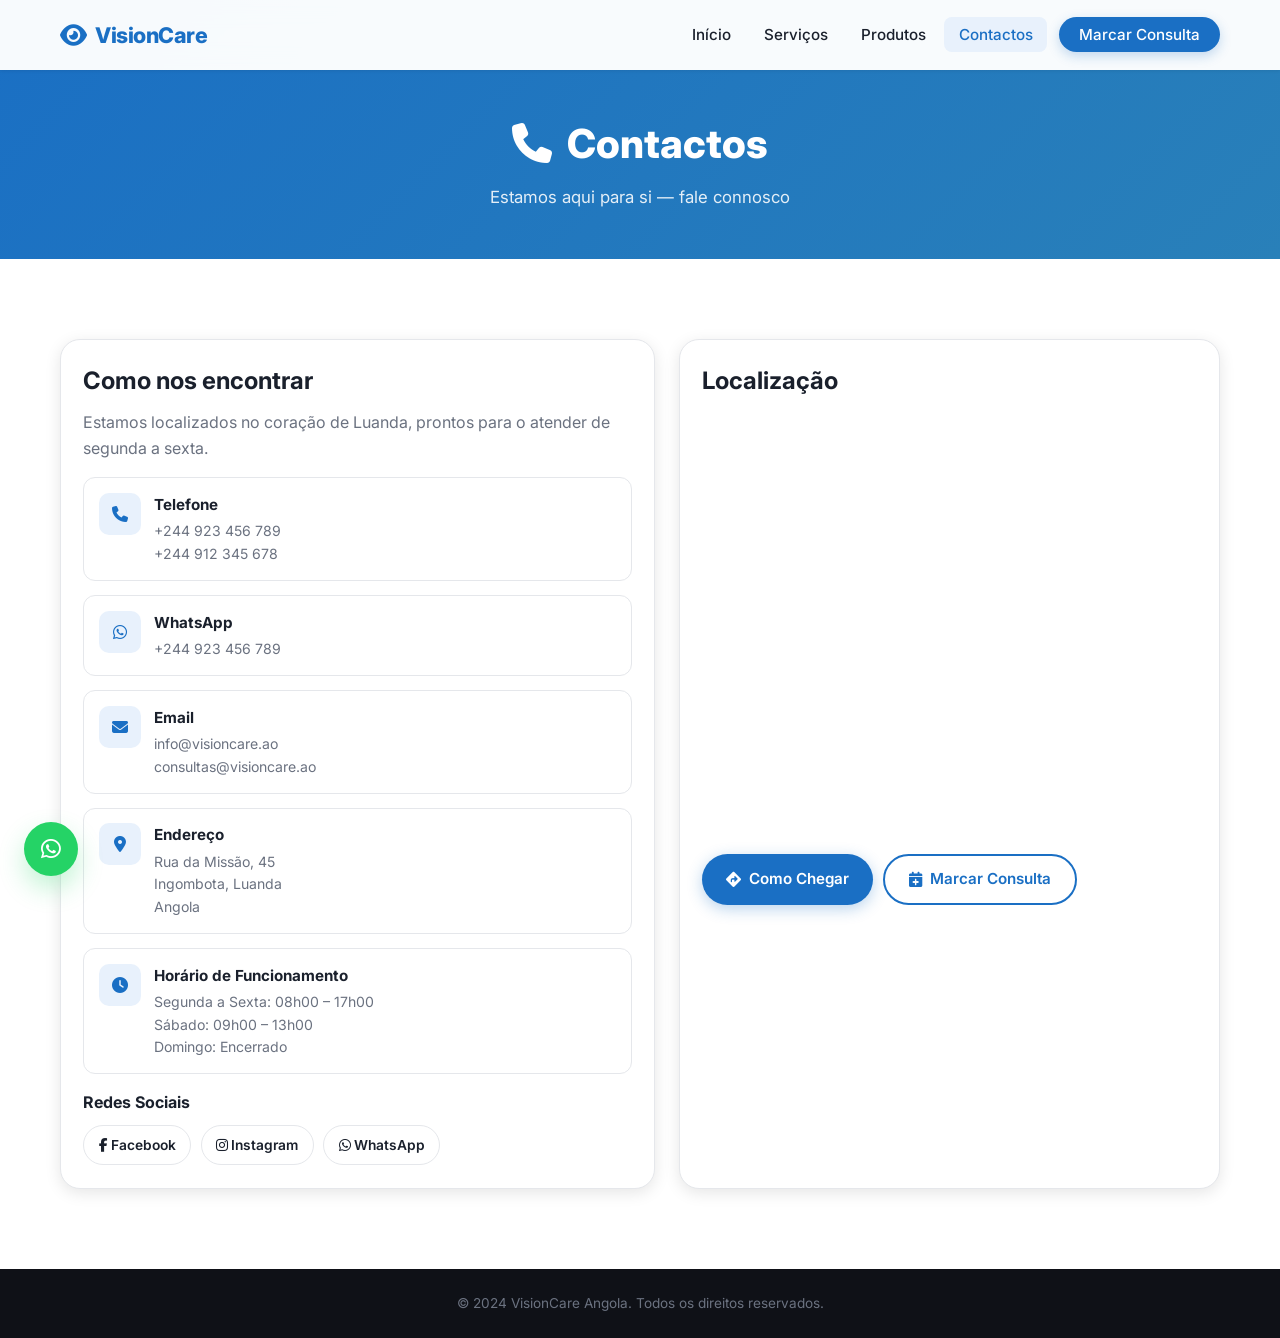
<file: pages/contactos.html>
<!DOCTYPE html>
<html lang="pt">
<head>
  <meta charset="UTF-8" />
  <meta name="viewport" content="width=device-width, initial-scale=1.0" />
  <title>Contactos — VisionCare Angola</title>
  <link rel="stylesheet" href="../css/main.css" />
  <link rel="stylesheet" href="../css/contactos.css" />
  <link href="https://fonts.googleapis.com/css2?family=Inter:wght@300;400;500;600;700;800&display=swap" rel="stylesheet" />
  <link rel="stylesheet" href="https://cdnjs.cloudflare.com/ajax/libs/font-awesome/6.5.0/css/all.min.css" />
</head>
<body>

  <nav class="navbar" id="navbar">
    <div class="nav-container">
      <a href="../index.html" class="nav-logo"><i class="fas fa-eye"></i><span>VisionCare</span></a>
      <ul class="nav-menu" id="navMenu">
        <li><a href="../index.html" class="nav-link">Início</a></li>
        <li><a href="servicos.html" class="nav-link">Serviços</a></li>
        <li><a href="produtos.html" class="nav-link">Produtos</a></li>
        <li><a href="contactos.html" class="nav-link active">Contactos</a></li>
        <li><a href="marcacao.html" class="nav-link btn-marcar">Marcar Consulta</a></li>
      </ul>
      <button class="hamburger" id="hamburger" aria-label="Menu"><span></span><span></span><span></span></button>
    </div>
  </nav>

  <div class="page-header">
    <div class="container">
      <h1><i class="fas fa-phone"></i> Contactos</h1>
      <p>Estamos aqui para si — fale connosco</p>
    </div>
  </div>

  <main class="section">
    <div class="container">
      <div class="contactos-layout">

        <!-- INFORMAÇÕES DE CONTACTO -->
        <div class="contactos-info">
          <h2>Como nos encontrar</h2>
          <p class="contactos-desc">Estamos localizados no coração de Luanda, prontos para o atender de segunda a sexta.</p>

          <div class="contact-cards">
            <div class="contact-card">
              <div class="contact-icon"><i class="fas fa-phone"></i></div>
              <div class="contact-details">
                <h4>Telefone</h4>
                <a href="tel:+244923456789">+244 923 456 789</a>
                <a href="tel:+244912345678">+244 912 345 678</a>
              </div>
            </div>

            <div class="contact-card">
              <div class="contact-icon"><i class="fab fa-whatsapp"></i></div>
              <div class="contact-details">
                <h4>WhatsApp</h4>
                <a href="https://wa.me/244923456789" target="_blank">+244 923 456 789</a>
              </div>
            </div>

            <div class="contact-card">
              <div class="contact-icon"><i class="fas fa-envelope"></i></div>
              <div class="contact-details">
                <h4>Email</h4>
                <a href="mailto:info@visioncare.ao">info@visioncare.ao</a>
                <a href="mailto:consultas@visioncare.ao">consultas@visioncare.ao</a>
              </div>
            </div>

            <div class="contact-card">
              <div class="contact-icon"><i class="fas fa-map-marker-alt"></i></div>
              <div class="contact-details">
                <h4>Endereço</h4>
                <p>Rua da Missão, 45<br/>Ingombota, Luanda<br/>Angola</p>
              </div>
            </div>

            <div class="contact-card">
              <div class="contact-icon"><i class="fas fa-clock"></i></div>
              <div class="contact-details">
                <h4>Horário de Funcionamento</h4>
                <p>Segunda a Sexta: 08h00 – 17h00</p>
                <p>Sábado: 09h00 – 13h00</p>
                <p>Domingo: Encerrado</p>
              </div>
            </div>
          </div>

          <div class="social-section">
            <h4>Redes Sociais</h4>
            <div class="social-links-contact">
              <a href="#" class="social-btn facebook"><i class="fab fa-facebook-f"></i> Facebook</a>
              <a href="#" class="social-btn instagram"><i class="fab fa-instagram"></i> Instagram</a>
              <a href="https://wa.me/244923456789" class="social-btn whatsapp"><i class="fab fa-whatsapp"></i> WhatsApp</a>
            </div>
          </div>
        </div>

        <!-- MAPA -->
        <div class="contactos-mapa">
          <h2>Localização</h2>
          <div class="mapa-container">
            <!-- Google Maps embed para Luanda, Angola -->
            <iframe
              src="https://www.google.com/maps/embed?pb=!1m18!1m12!1m3!1d31675.77847258012!2d13.2266!3d-8.8383!2m3!1f0!2f0!3f0!3m2!1i1024!2i768!4f13.1!3m3!1m2!1s0x1a51f15cdc8d2c7d%3A0x850c1c7c776f4238!2sLuanda%2C%20Angola!5e0!3m2!1spt!2sao!4v1700000000000"
              width="100%"
              height="420"
              style="border:0; border-radius: 16px;"
              allowfullscreen=""
              loading="lazy"
              referrerpolicy="no-referrer-when-downgrade"
              title="Localização VisionCare Angola">
            </iframe>
          </div>

          <div class="directions-cta">
            <a href="https://maps.google.com/?q=Luanda+Angola" target="_blank" class="btn btn-primary">
              <i class="fas fa-directions"></i> Como Chegar
            </a>
            <a href="marcacao.html" class="btn btn-outline-primary">
              <i class="fas fa-calendar-plus"></i> Marcar Consulta
            </a>
          </div>
        </div>

      </div>
    </div>
  </main>

  <footer class="footer">
    <div class="container">
      <div class="footer-bottom" style="border-top:none; padding: 1.5rem 0;">
        <p>&copy; 2024 VisionCare Angola. Todos os direitos reservados.</p>
      </div>
    </div>
  </footer>

  <script src="../js/main.js"></script>
</body>
</html>
</file>
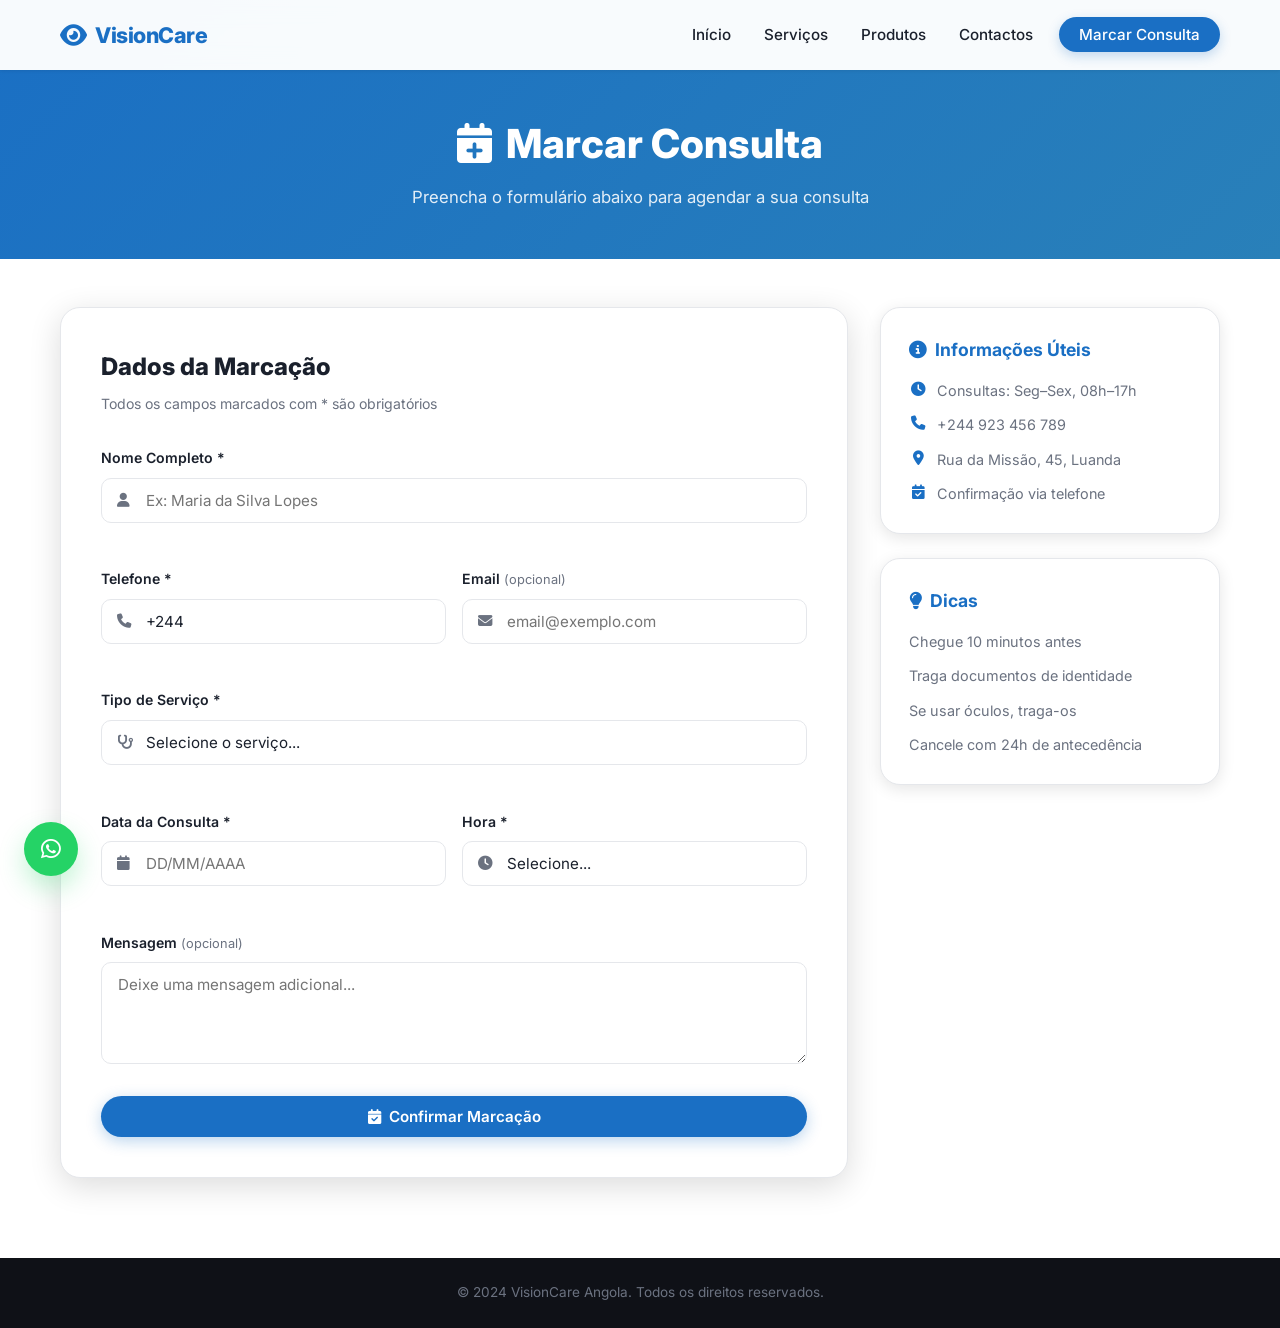
<file: pages/marcacao.html>
<!DOCTYPE html>
<html lang="pt">
<head>
  <meta charset="UTF-8" />
  <meta name="viewport" content="width=device-width, initial-scale=1.0" />
  <title>Marcar Consulta — VisionCare Angola</title>
  <link rel="stylesheet" href="../css/main.css" />
  <link rel="stylesheet" href="../css/marcacao.css" />
  <link href="https://fonts.googleapis.com/css2?family=Inter:wght@300;400;500;600;700;800&display=swap" rel="stylesheet" />
  <link rel="stylesheet" href="https://cdnjs.cloudflare.com/ajax/libs/font-awesome/6.5.0/css/all.min.css" />
</head>
<body>

  <!-- NAVBAR -->
  <nav class="navbar" id="navbar">
    <div class="nav-container">
      <a href="../index.html" class="nav-logo"><i class="fas fa-eye"></i><span>VisionCare</span></a>
      <ul class="nav-menu" id="navMenu">
        <li><a href="../index.html" class="nav-link">Início</a></li>
        <li><a href="servicos.html" class="nav-link">Serviços</a></li>
        <li><a href="produtos.html" class="nav-link">Produtos</a></li>
        <li><a href="contactos.html" class="nav-link">Contactos</a></li>
        <li><a href="marcacao.html" class="nav-link btn-marcar active">Marcar Consulta</a></li>
      </ul>
      <button class="hamburger" id="hamburger" aria-label="Menu"><span></span><span></span><span></span></button>
    </div>
  </nav>

  <!-- PAGE HEADER -->
  <div class="page-header">
    <div class="container">
      <h1><i class="fas fa-calendar-plus"></i> Marcar Consulta</h1>
      <p>Preencha o formulário abaixo para agendar a sua consulta</p>
    </div>
  </div>

  <!-- MAIN CONTENT -->
  <main class="marcacao-main section">
    <div class="container">
      <div class="marcacao-layout">

        <!-- FORMULÁRIO -->
        <div class="marcacao-form-card">
          <div class="form-header">
            <h2>Dados da Marcação</h2>
            <p>Todos os campos marcados com * são obrigatórios</p>
          </div>

          <form id="formMarcacao" novalidate>

            <div class="form-group">
              <label for="nome_completo">Nome Completo *</label>
              <div class="input-wrapper">
                <i class="fas fa-user"></i>
                <input type="text" id="nome_completo" name="nome_completo"
                  placeholder="Ex: Maria da Silva Lopes" required minlength="3" />
              </div>
              <span class="field-error" id="err-nome"></span>
            </div>

            <div class="form-row">
              <div class="form-group">
                <label for="telefone">Telefone *</label>
                <div class="input-wrapper">
                  <i class="fas fa-phone"></i>
                  <input type="tel" id="telefone" name="telefone"
                    placeholder="+244 923 456 789" required />
                </div>
                <span class="field-error" id="err-telefone"></span>
              </div>

              <div class="form-group">
                <label for="email">Email <span class="optional">(opcional)</span></label>
                <div class="input-wrapper">
                  <i class="fas fa-envelope"></i>
                  <input type="email" id="email" name="email" placeholder="email@exemplo.com" />
                </div>
                <span class="field-error" id="err-email"></span>
              </div>
            </div>

            <div class="form-group">
              <label for="tipo_servico">Tipo de Serviço *</label>
              <div class="input-wrapper">
                <i class="fas fa-stethoscope"></i>
                <select id="tipo_servico" name="tipo_servico" required>
                  <option value="">Selecione o serviço...</option>
                </select>
              </div>
              <span class="field-error" id="err-servico"></span>
            </div>

            <div class="form-row">
              <div class="form-group">
                <label for="data_consulta">Data da Consulta *</label>
                <div class="input-wrapper">
                  <i class="fas fa-calendar"></i>
                  <input type="text" id="data_consulta" name="data_consulta"
                    placeholder="DD/MM/AAAA" maxlength="10" required />
                </div>
                <span class="field-error" id="err-data"></span>
              </div>

              <div class="form-group">
                <label for="hora_consulta">Hora *</label>
                <div class="input-wrapper">
                  <i class="fas fa-clock"></i>
                  <select id="hora_consulta" name="hora_consulta" required>
                    <option value="">Selecione...</option>
                    <option>08:00</option><option>08:30</option>
                    <option>09:00</option><option>09:30</option>
                    <option>10:00</option><option>10:30</option>
                    <option>11:00</option><option>11:30</option>
                    <option>14:00</option><option>14:30</option>
                    <option>15:00</option><option>15:30</option>
                    <option>16:00</option><option>16:30</option>
                  </select>
                </div>
                <span class="field-error" id="err-hora"></span>
              </div>
            </div>

            <div class="form-group">
              <label for="mensagem">Mensagem <span class="optional">(opcional)</span></label>
              <textarea id="mensagem" name="mensagem" placeholder="Deixe uma mensagem adicional..." rows="4"></textarea>
            </div>

            <button type="submit" class="btn btn-primary btn-full" id="btnSubmit">
              <i class="fas fa-calendar-check"></i>
              <span>Confirmar Marcação</span>
              <div class="btn-spinner" style="display:none;"><i class="fas fa-spinner fa-spin"></i></div>
            </button>
          </form>

          <!-- SUCCESS MESSAGE -->
          <div class="success-message" id="successMsg" style="display:none;">
            <div class="success-icon"><i class="fas fa-check-circle"></i></div>
            <h3>Marcação Efectuada!</h3>
            <p>A sua consulta foi agendada com sucesso. Entraremos em contacto para confirmar.</p>
            <button class="btn btn-primary" id="btnNovaMarcacao">Fazer Nova Marcação</button>
          </div>
        </div>

        <!-- SIDEBAR INFO -->
        <div class="marcacao-sidebar">
          <div class="info-card">
            <h3><i class="fas fa-info-circle"></i> Informações Úteis</h3>
            <ul class="info-list">
              <li><i class="fas fa-clock"></i> Consultas: Seg–Sex, 08h–17h</li>
              <li><i class="fas fa-phone"></i> +244 923 456 789</li>
              <li><i class="fas fa-map-marker-alt"></i> Rua da Missão, 45, Luanda</li>
              <li><i class="fas fa-calendar-check"></i> Confirmação via telefone</li>
            </ul>
          </div>

          <div class="info-card info-card-tips">
            <h3><i class="fas fa-lightbulb"></i> Dicas</h3>
            <ul class="tips-list">
              <li>Chegue 10 minutos antes</li>
              <li>Traga documentos de identidade</li>
              <li>Se usar óculos, traga-os</li>
              <li>Cancele com 24h de antecedência</li>
            </ul>
          </div>
        </div>
      </div>
    </div>
  </main>

  <!-- FOOTER -->
  <footer class="footer">
    <div class="container">
      <div class="footer-bottom" style="border-top:none; padding: 1.5rem 0;">
        <p>&copy; 2024 VisionCare Angola. Todos os direitos reservados.</p>
      </div>
    </div>
  </footer>

  <script src="../js/main.js"></script>
  <script src="../js/marcacao.js"></script>
</body>
</html>
</file>
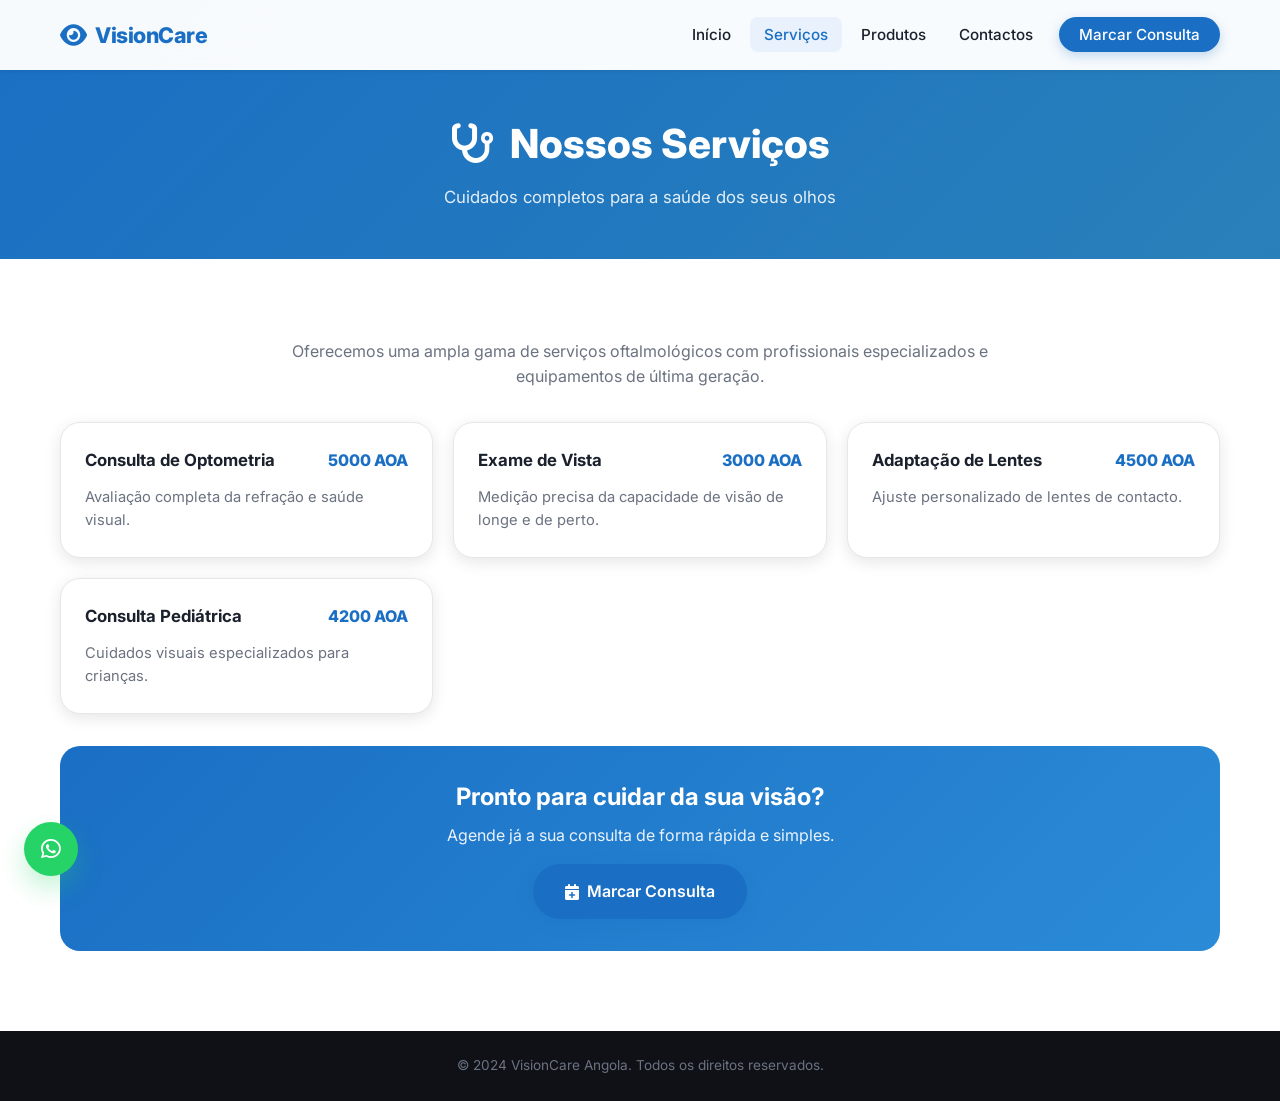
<file: pages/servicos.html>
<!DOCTYPE html>
<html lang="pt">
<head>
  <meta charset="UTF-8" />
  <meta name="viewport" content="width=device-width, initial-scale=1.0" />
  <title>Serviços — VisionCare Angola</title>
  <link rel="stylesheet" href="../css/main.css" />
  <link rel="stylesheet" href="../css/servicos.css" />
  <link href="https://fonts.googleapis.com/css2?family=Inter:wght@300;400;500;600;700;800&display=swap" rel="stylesheet" />
  <link rel="stylesheet" href="https://cdnjs.cloudflare.com/ajax/libs/font-awesome/6.5.0/css/all.min.css" />
</head>
<body>

  <nav class="navbar" id="navbar">
    <div class="nav-container">
      <a href="../index.html" class="nav-logo"><i class="fas fa-eye"></i><span>VisionCare</span></a>
      <ul class="nav-menu" id="navMenu">
        <li><a href="../index.html" class="nav-link">Início</a></li>
        <li><a href="servicos.html" class="nav-link active">Serviços</a></li>
        <li><a href="produtos.html" class="nav-link">Produtos</a></li>
        <li><a href="contactos.html" class="nav-link">Contactos</a></li>
        <li><a href="marcacao.html" class="nav-link btn-marcar">Marcar Consulta</a></li>
      </ul>
      <button class="hamburger" id="hamburger" aria-label="Menu"><span></span><span></span><span></span></button>
    </div>
  </nav>

  <div class="page-header">
    <div class="container">
      <h1><i class="fas fa-stethoscope"></i> Nossos Serviços</h1>
      <p>Cuidados completos para a saúde dos seus olhos</p>
    </div>
  </div>

  <main class="section">
    <div class="container">
      <div class="servicos-page-intro">
        <p>Oferecemos uma ampla gama de serviços oftalmológicos com profissionais especializados e equipamentos de última geração.</p>
      </div>

      <div class="servicos-page-grid" id="servicosLista">
        <div class="loading-spinner"><i class="fas fa-spinner fa-spin"></i></div>
      </div>

      <div class="page-cta">
        <div class="page-cta-box">
          <h3>Pronto para cuidar da sua visão?</h3>
          <p>Agende já a sua consulta de forma rápida e simples.</p>
          <a href="marcacao.html" class="btn btn-primary btn-lg">
            <i class="fas fa-calendar-plus"></i> Marcar Consulta
          </a>
        </div>
      </div>
    </div>
  </main>

  <footer class="footer">
    <div class="container">
      <div class="footer-bottom" style="border-top:none; padding: 1.5rem 0;">
        <p>&copy; 2024 VisionCare Angola. Todos os direitos reservados.</p>
      </div>
    </div>
  </footer>

  <script src="../js/main.js"></script>
  <script src="../js/servicos.js"></script>
</body>
</html>
</file>
<file: css/main.css>
/* ============================================================
   css/main.css — Estilos base e componentes globais
   ============================================================ */

/* ── Reset & Variáveis ─────────────────────────────────────── */
*, *::before, *::after { box-sizing: border-box; margin: 0; padding: 0; }

:root {
  --primary:      #1a6fc4;
  --primary-dark: #145499;
  --primary-light:#e8f1fc;
  --secondary:    #2ecc71;
  --secondary-dark:#27ae60;
  --accent:       #f0f7ff;
  --text:         #1a202c;
  --text-muted:   #6b7280;
  --text-light:   #9ca3af;
  --border:       #e5e7eb;
  --bg:           #ffffff;
  --bg-light:     #f8fafc;
  --shadow-sm:    0 1px 3px rgba(0,0,0,0.08);
  --shadow:       0 4px 16px rgba(0,0,0,0.10);
  --shadow-lg:    0 8px 32px rgba(0,0,0,0.14);
  --radius:       12px;
  --radius-lg:    20px;
  --transition:   0.25s ease;
  --font:         'Inter', -apple-system, BlinkMacSystemFont, sans-serif;
}

html { scroll-behavior: smooth; }

body {
  font-family: var(--font);
  color: var(--text);
  background: var(--bg);
  line-height: 1.6;
  overflow-x: hidden;
}

img { max-width: 100%; display: block; }
a  { text-decoration: none; color: inherit; }
ul { list-style: none; }
button { cursor: pointer; border: none; background: none; font-family: var(--font); }
input, select, textarea { font-family: var(--font); }

/* ── Container ──────────────────────────────────────────────── */
.container {
  width: 100%;
  max-width: 1200px;
  margin: 0 auto;
  padding: 0 1.25rem;
}

/* ── Section ────────────────────────────────────────────────── */
.section { padding: 5rem 0; }
.bg-light { background: var(--bg-light); }

/* ── Buttons ────────────────────────────────────────────────── */
.btn {
  display: inline-flex;
  align-items: center;
  gap: 0.5rem;
  padding: 0.7rem 1.5rem;
  border-radius: 50px;
  font-weight: 600;
  font-size: 0.95rem;
  transition: all var(--transition);
  cursor: pointer;
}

.btn-lg { padding: 0.9rem 2rem; font-size: 1rem; }
.btn-full { width: 100%; justify-content: center; }

.btn-primary {
  background: var(--primary);
  color: #fff;
  box-shadow: 0 4px 15px rgba(26,111,196,0.3);
}
.btn-primary:hover {
  background: var(--primary-dark);
  transform: translateY(-2px);
  box-shadow: 0 6px 20px rgba(26,111,196,0.4);
}

.btn-outline {
  background: transparent;
  border: 2px solid rgba(255,255,255,0.7);
  color: #fff;
}
.btn-outline:hover {
  background: rgba(255,255,255,0.15);
  border-color: #fff;
}

.btn-outline-primary {
  background: transparent;
  border: 2px solid var(--primary);
  color: var(--primary);
}
.btn-outline-primary:hover {
  background: var(--primary);
  color: #fff;
  transform: translateY(-2px);
}

.btn-white {
  background: #fff;
  color: var(--primary);
  font-weight: 700;
}
.btn-white:hover {
  background: var(--primary-light);
  transform: translateY(-2px);
}

/* ── Navbar ─────────────────────────────────────────────────── */
.navbar {
  position: fixed;
  top: 0; left: 0; right: 0;
  z-index: 1000;
  background: rgba(255,255,255,0.97);
  backdrop-filter: blur(12px);
  box-shadow: var(--shadow-sm);
  transition: all var(--transition);
}

.navbar.scrolled { box-shadow: var(--shadow); }

.nav-container {
  display: flex;
  align-items: center;
  justify-content: space-between;
  padding: 0 1.25rem;
  height: 70px;
  max-width: 1200px;
  margin: 0 auto;
}

.nav-logo {
  display: flex;
  align-items: center;
  gap: 0.5rem;
  font-weight: 800;
  font-size: 1.35rem;
  color: var(--primary);
}
.nav-logo i { font-size: 1.5rem; }
.nav-logo span { letter-spacing: -0.5px; }

.nav-menu {
  display: flex;
  align-items: center;
  gap: 0.25rem;
}

.nav-link {
  padding: 0.5rem 0.9rem;
  border-radius: 8px;
  font-weight: 500;
  font-size: 0.95rem;
  color: var(--text);
  transition: all var(--transition);
}
.nav-link:hover, .nav-link.active { color: var(--primary); background: var(--primary-light); }

.nav-link.btn-marcar {
  background: var(--primary);
  color: #fff !important;
  border-radius: 50px;
  padding: 0.5rem 1.25rem;
  margin-left: 0.5rem;
  box-shadow: 0 4px 12px rgba(26,111,196,0.25);
}
.nav-link.btn-marcar:hover {
  background: var(--primary-dark);
  transform: translateY(-1px);
  box-shadow: 0 6px 16px rgba(26,111,196,0.35);
}

/* Hamburger */
.hamburger {
  display: none;
  flex-direction: column;
  gap: 5px;
  padding: 5px;
}
.hamburger span {
  display: block;
  width: 24px;
  height: 2.5px;
  background: var(--text);
  border-radius: 4px;
  transition: all var(--transition);
}
.hamburger.open span:nth-child(1) { transform: rotate(45deg) translate(5px, 5px); }
.hamburger.open span:nth-child(2) { opacity: 0; }
.hamburger.open span:nth-child(3) { transform: rotate(-45deg) translate(5px, -5px); }

/* ── Page Header ────────────────────────────────────────────── */
.page-header {
  background: linear-gradient(135deg, var(--primary) 0%, #2980b9 100%);
  color: #fff;
  padding: 7rem 0 3rem;
  text-align: center;
}
.page-header h1 {
  font-size: clamp(1.8rem, 4vw, 2.5rem);
  font-weight: 800;
  margin-bottom: 0.5rem;
}
.page-header i { margin-right: 0.4rem; }
.page-header p {
  font-size: 1.05rem;
  opacity: 0.88;
}

/* ── Section Header ─────────────────────────────────────────── */
.section-header {
  text-align: center;
  margin-bottom: 3.5rem;
}
.section-tag {
  display: inline-block;
  background: var(--primary-light);
  color: var(--primary);
  font-size: 0.8rem;
  font-weight: 700;
  text-transform: uppercase;
  letter-spacing: 1px;
  padding: 0.3rem 1rem;
  border-radius: 50px;
  margin-bottom: 0.75rem;
}
.section-header h2 {
  font-size: clamp(1.7rem, 3.5vw, 2.3rem);
  font-weight: 800;
  color: var(--text);
  margin-bottom: 0.75rem;
}
.section-header p {
  font-size: 1.05rem;
  color: var(--text-muted);
  max-width: 560px;
  margin: 0 auto;
}

/* ── Loading Spinner ────────────────────────────────────────── */
.loading-spinner {
  text-align: center;
  padding: 3rem;
  font-size: 2rem;
  color: var(--primary);
  grid-column: 1/-1;
}

/* ── Section CTA ────────────────────────────────────────────── */
.section-cta { text-align: center; margin-top: 2.5rem; }

/* ── Footer ─────────────────────────────────────────────────── */
.footer {
  background: #0f1117;
  color: #d1d5db;
}

.footer-grid {
  display: grid;
  grid-template-columns: 2fr 1fr 1.5fr;
  gap: 3rem;
  padding: 4rem 0 2rem;
}

.footer-brand .nav-logo {
  color: #fff;
  margin-bottom: 1rem;
}
.footer-brand p {
  font-size: 0.9rem;
  line-height: 1.7;
  color: #9ca3af;
  margin-bottom: 1.5rem;
}

.social-links {
  display: flex;
  gap: 0.75rem;
}
.social-links a {
  width: 38px;
  height: 38px;
  border-radius: 50%;
  background: rgba(255,255,255,0.1);
  display: flex;
  align-items: center;
  justify-content: center;
  transition: all var(--transition);
  color: #fff;
}
.social-links a:hover { background: var(--primary); transform: translateY(-2px); }

.footer-links h4, .footer-contact h4 {
  font-size: 0.9rem;
  font-weight: 700;
  text-transform: uppercase;
  letter-spacing: 1px;
  color: #fff;
  margin-bottom: 1.25rem;
}

.footer-links ul { display: flex; flex-direction: column; gap: 0.6rem; }
.footer-links a {
  font-size: 0.9rem;
  color: #9ca3af;
  transition: color var(--transition);
}
.footer-links a:hover { color: var(--primary); }

.footer-contact ul { display: flex; flex-direction: column; gap: 0.75rem; }
.footer-contact li {
  display: flex;
  align-items: flex-start;
  gap: 0.6rem;
  font-size: 0.9rem;
}
.footer-contact i { color: var(--primary); margin-top: 2px; min-width: 16px; }

.footer-bottom {
  border-top: 1px solid rgba(255,255,255,0.08);
  padding: 1.5rem 0;
  text-align: center;
  font-size: 0.85rem;
  color: #6b7280;
}

/* ── Toast Notification ─────────────────────────────────────── */
.toast {
  position: fixed;
  bottom: 2rem;
  right: 2rem;
  z-index: 9999;
  padding: 1rem 1.5rem;
  border-radius: var(--radius);
  box-shadow: var(--shadow-lg);
  display: flex;
  align-items: center;
  gap: 0.75rem;
  font-weight: 500;
  transform: translateY(100px);
  opacity: 0;
  transition: all 0.4s cubic-bezier(0.34,1.56,0.64,1);
  max-width: 380px;
}
.toast.show { transform: translateY(0); opacity: 1; }
.toast.success { background: #d1fae5; color: #065f46; border-left: 4px solid var(--secondary); }
.toast.error   { background: #fee2e2; color: #991b1b; border-left: 4px solid #ef4444; }
.toast i { font-size: 1.2rem; }

.whatsapp-float {
  position: fixed;
  bottom: 1.5rem;
  left: 1.5rem;
  width: 54px;
  height: 54px;
  border-radius: 50%;
  background: #25d366;
  color: #fff;
  display: inline-flex;
  align-items: center;
  justify-content: center;
  font-size: 1.4rem;
  box-shadow: 0 12px 26px rgba(37,211,102,0.28);
  z-index: 9999;
  transition: transform 0.25s ease, box-shadow 0.25s ease;
}
.whatsapp-float:hover {
  transform: translateY(-3px);
  box-shadow: 0 16px 30px rgba(37,211,102,0.35);
}

/* ── Responsive ─────────────────────────────────────────────── */
@media (max-width: 768px) {
  .hamburger { display: flex; }

  .nav-menu {
    position: fixed;
    top: 70px; left: 0; right: 0;
    background: #fff;
    flex-direction: column;
    align-items: stretch;
    padding: 1rem;
    gap: 0.25rem;
    box-shadow: var(--shadow-lg);
    transform: translateY(-100%);
    opacity: 0;
    pointer-events: none;
    transition: all var(--transition);
    z-index: 999;
  }
  .nav-menu.open {
    transform: translateY(0);
    opacity: 1;
    pointer-events: all;
  }
  .nav-link { border-radius: 8px; }
  .nav-link.btn-marcar { text-align: center; margin: 0.5rem 0 0; }

  .footer-grid { grid-template-columns: 1fr; gap: 2rem; }
  .section { padding: 3.5rem 0; }
}
</file>
<file: css/contactos.css>
/* ============================================================
   css/contactos.css
   ============================================================ */

.contactos-layout {
  display: grid;
  grid-template-columns: 1.1fr 1fr;
  gap: 1.5rem;
}

.contactos-info,
.contactos-mapa {
  background: #fff;
  border: 1px solid var(--border);
  border-radius: var(--radius-lg);
  padding: 1.4rem;
  box-shadow: var(--shadow);
}

.contactos-info h2,
.contactos-mapa h2 {
  margin-bottom: 0.6rem;
}

.contactos-desc {
  color: var(--text-muted);
  margin-bottom: 1rem;
}

.contact-cards {
  display: grid;
  gap: 0.9rem;
}

.contact-card {
  display: grid;
  grid-template-columns: 42px 1fr;
  gap: 0.8rem;
  border: 1px solid var(--border);
  border-radius: 12px;
  padding: 0.9rem;
}

.contact-icon {
  width: 42px;
  height: 42px;
  border-radius: 10px;
  background: var(--primary-light);
  color: var(--primary);
  display: flex;
  align-items: center;
  justify-content: center;
}

.contact-details h4 {
  font-size: 0.95rem;
  margin-bottom: 0.2rem;
}

.contact-details a,
.contact-details p {
  display: block;
  color: var(--text-muted);
  font-size: 0.88rem;
}

.social-section {
  margin-top: 1rem;
}

.social-links-contact {
  display: flex;
  flex-wrap: wrap;
  gap: 0.6rem;
  margin-top: 0.6rem;
}

.social-btn {
  border: 1px solid var(--border);
  border-radius: 999px;
  padding: 0.5rem 0.9rem;
  font-size: 0.86rem;
  font-weight: 600;
}

.social-btn:hover {
  border-color: var(--primary);
  color: var(--primary);
}

.directions-cta {
  margin-top: 1rem;
  display: flex;
  gap: 0.6rem;
  flex-wrap: wrap;
}

@media (max-width: 900px) {
  .contactos-layout {
    grid-template-columns: 1fr;
</file>
<file: css/marcacao.css>
/* ============================================================
   css/marcacao.css
   ============================================================ */

.marcacao-main { padding-top: 3rem; }

.marcacao-layout {
  display: grid;
  grid-template-columns: 1fr 340px;
  gap: 2rem;
  align-items: start;
}

/* Form Card */
.marcacao-form-card {
  background: #fff;
  border-radius: var(--radius-lg);
  padding: 2.5rem;
  box-shadow: var(--shadow-lg);
  border: 1px solid var(--border);
  min-width: 0;
}

.form-header { margin-bottom: 2rem; }
.form-header h2 { font-size: clamp(1.3rem, 3vw, 1.5rem); font-weight: 800; margin-bottom: 0.4rem; }
.form-header p  { font-size: 0.88rem; color: var(--text-muted); }

/* Form elements */
.form-group { margin-bottom: 1.5rem; position: relative; }
.form-row   { display: grid; grid-template-columns: 1fr 1fr; gap: 1rem; }

label {
  display: block;
  font-size: clamp(0.8rem, 2vw, 0.88rem);
  font-weight: 600;
  color: var(--text);
  margin-bottom: 0.5rem;
}
.optional { font-weight: 400; color: var(--text-muted); font-size: 0.8rem; }

.input-wrapper {
  position: relative;
  display: flex;
  align-items: center;
}
.input-wrapper i {
  position: absolute;
  left: 1rem;
  color: var(--text-muted);
  font-size: 0.9rem;
  z-index: 1;
  pointer-events: none;
}
.input-wrapper input,
.input-wrapper select {
  width: 100%;
  padding: clamp(0.6rem, 2vw, 0.75rem) 1rem clamp(0.6rem, 2vw, 0.75rem) 2.75rem;
  border: 1.5px solid var(--border);
  border-radius: 10px;
  font-size: clamp(0.85rem, 2vw, 0.95rem);
  outline: none;
  transition: border-color var(--transition), box-shadow var(--transition);
  background: #fff;
  color: var(--text);
  appearance: none;
  min-height: 44px;
}
.input-wrapper input:focus,
.input-wrapper select:focus {
  border-color: var(--primary);
  box-shadow: 0 0 0 3px rgba(26,111,196,0.12);
}
.input-wrapper input.error,
.input-wrapper select.error { border-color: #ef4444; }
.input-wrapper input.success,
.input-wrapper select.success { border-color: var(--secondary); }

textarea {
  width: 100%;
  padding: clamp(0.6rem, 2vw, 0.75rem) 1rem;
  border: 1.5px solid var(--border);
  border-radius: 10px;
  font-size: clamp(0.85rem, 2vw, 0.95rem);
  font-family: var(--font);
  outline: none;
  resize: vertical;
  min-height: 100px;
  transition: border-color var(--transition), box-shadow var(--transition);
  color: var(--text);
}
textarea:focus {
  border-color: var(--primary);
  box-shadow: 0 0 0 3px rgba(26,111,196,0.12);
}

.field-error {
  display: block;
  font-size: 0.78rem;
  color: #ef4444;
  margin-top: 0.35rem;
  min-height: 1rem;
}

/* Sidebar Info Cards */
.marcacao-sidebar { display: flex; flex-direction: column; gap: 1.5rem; min-width: 0; }

.info-card {
  background: #fff;
  border: 1px solid var(--border);
  border-radius: var(--radius-lg);
  padding: 1.75rem;
  box-shadow: var(--shadow);
}

.info-card h3 {
  font-size: clamp(1rem, 2.5vw, 1.1rem);
  font-weight: 700;
  margin-bottom: 1rem;
  display: flex;
  align-items: center;
  gap: 0.5rem;
  color: var(--primary);
}

.info-list, .tips-list {
  display: flex;
  flex-direction: column;
  gap: 0.8rem;
}

.info-list li, .tips-list li {
  font-size: clamp(0.8rem, 2vw, 0.9rem);
  color: var(--text-muted);
  display: flex;
  align-items: flex-start;
  gap: 0.6rem;
  line-height: 1.5;
}

.info-list i, .tips-list i {
  color: var(--primary);
  min-width: 18px;
  text-align: center;
  margin-top: 2px;
}

/* Success message */
.success-message {
  text-align: center;
  padding: 2rem;
  animation: fadeInScale 0.4s ease;
}
.success-icon {
  font-size: 4rem;
  color: var(--secondary);
  margin-bottom: 1rem;
}
.success-message h3 { font-size: clamp(1.2rem, 3vw, 1.5rem); font-weight: 800; margin-bottom: 0.5rem; }
.success-message p  { color: var(--text-muted); margin-bottom: 1.5rem; font-size: clamp(0.9rem, 2vw, 1rem); }

@keyframes fadeInScale {
  from { opacity: 0; transform: scale(0.9); }
  to   { opacity: 1; transform: scale(1); }
}

/* ══ RESPONSIVE ════════════════════════════════════════════ */

/* Tablet Médio - 768px a 900px */
@media (max-width: 900px) {
  .marcacao-form-card { padding: 2rem; }
  
  .form-row { grid-template-columns: 1fr; }
  
  .marcacao-layout {
    grid-template-columns: 1fr;
    gap: 1.5rem;
  }
  
  .marcacao-sidebar { flex-direction: row; gap: 1.25rem; }
  .info-card { flex: 1; }
}

/* Tablet Pequeno - 600px a 768px */
@media (max-width: 768px) {
  .marcacao-main { padding-top: 2rem; }
  
  .marcacao-form-card {
    padding: 1.75rem;
    border-radius: 16px;
  }
  
  .form-header h2 { font-size: 1.3rem; }
  
  .form-group { margin-bottom: 1.25rem; }
  
  .input-wrapper input,
  .input-wrapper select {
    min-height: 46px;
    padding: 0.7rem 1rem 0.7rem 2.75rem;
  }
  
  textarea { min-height: 110px; }
  
  .marcacao-sidebar { flex-direction: column; gap: 1rem; }
  .info-card { flex: none; }
  
  .info-card h3 { font-size: 1.05rem; }
}

/* Mobile - 480px a 600px */
@media (max-width: 600px) {
  .marcacao-form-card {
    padding: 1.5rem;
    border-radius: 14px;
  }
  
  .form-header { margin-bottom: 1.5rem; }
  .form-header h2 { font-size: 1.2rem; margin-bottom: 0.3rem; }
  .form-header p { font-size: 0.82rem; }
  
  .form-group { margin-bottom: 1.15rem; }
  
  .input-wrapper input,
  .input-wrapper select {
    min-height: 48px;
    padding: 0.65rem 0.9rem 0.65rem 2.5rem;
    font-size: 16px; /* Evita zoom em mobile */
  }
  
  textarea {
    padding: 0.65rem 0.9rem;
    font-size: 16px;
    min-height: 120px;
  }
  
  label { font-size: 0.85rem; margin-bottom: 0.4rem; }
  
  .info-card { padding: 1.5rem; }
  .info-card h3 { font-size: 1rem; margin-bottom: 0.9rem; }
  .info-list li, .tips-list li { font-size: 0.85rem; gap: 0.5rem; }
  
  .btn-full { min-height: 48px; font-size: 0.95rem; }
}

/* Mobile Pequeno - < 480px */
@media (max-width: 480px) {
  .marcacao-main { padding-top: 1.5rem; }
  
  .marcacao-form-card { padding: 1.25rem; }
  
  .form-header h2 { font-size: 1.1rem; }
  .form-header p { font-size: 0.8rem; }
  
  .form-group { margin-bottom: 1rem; }
  
  .input-wrapper input,
  .input-wrapper select {
    min-height: 50px;
    font-size: 16px;
  }
  
  textarea { min-height: 130px; font-size: 16px; }
  
  label { font-size: 0.8rem; }
  
  .btn-full { min-height: 50px; }
  
  .info-card { padding: 1.25rem; }
  .info-card h3 { font-size: 0.95rem; }
  .info-list li, .tips-list li { font-size: 0.8rem; }
}
</file>
<file: css/servicos.css>
/* ============================================================
   css/servicos.css
   ============================================================ */

.servicos-page-intro {
  max-width: 720px;
  margin: 0 auto 2rem;
  text-align: center;
  color: var(--text-muted);
}

.servicos-page-grid {
  display: grid;
  grid-template-columns: repeat(auto-fill, minmax(280px, 1fr));
  gap: 1.25rem;
}

.servico-item {
  background: #fff;
  border: 1px solid var(--border);
  border-radius: var(--radius-lg);
  padding: 1.5rem;
  box-shadow: var(--shadow);
  transition: transform var(--transition), box-shadow var(--transition);
}

.servico-item:hover {
  transform: translateY(-4px);
  box-shadow: var(--shadow-lg);
}

.servico-item .top {
  display: flex;
  align-items: center;
  justify-content: space-between;
  margin-bottom: 0.75rem;
}

.servico-item h3 {
  font-size: 1.05rem;
  font-weight: 700;
}

.servico-item .preco {
  color: var(--primary);
  font-size: 1rem;
  font-weight: 800;
}

.servico-item p {
  color: var(--text-muted);
  font-size: 0.92rem;
  line-height: 1.6;
}

.page-cta {
  margin-top: 2rem;
}

.page-cta-box {
  background: linear-gradient(135deg, var(--primary) 0%, #2b8bd7 100%);
  border-radius: var(--radius-lg);
  padding: 2rem;
  text-align: center;
  color: #fff;
}

.page-cta-box h3 {
  font-size: 1.5rem;
  margin-bottom: 0.4rem;
}

.page-cta-box p {
  opacity: 0.9;
  margin-bottom: 1rem;
}
</file>
